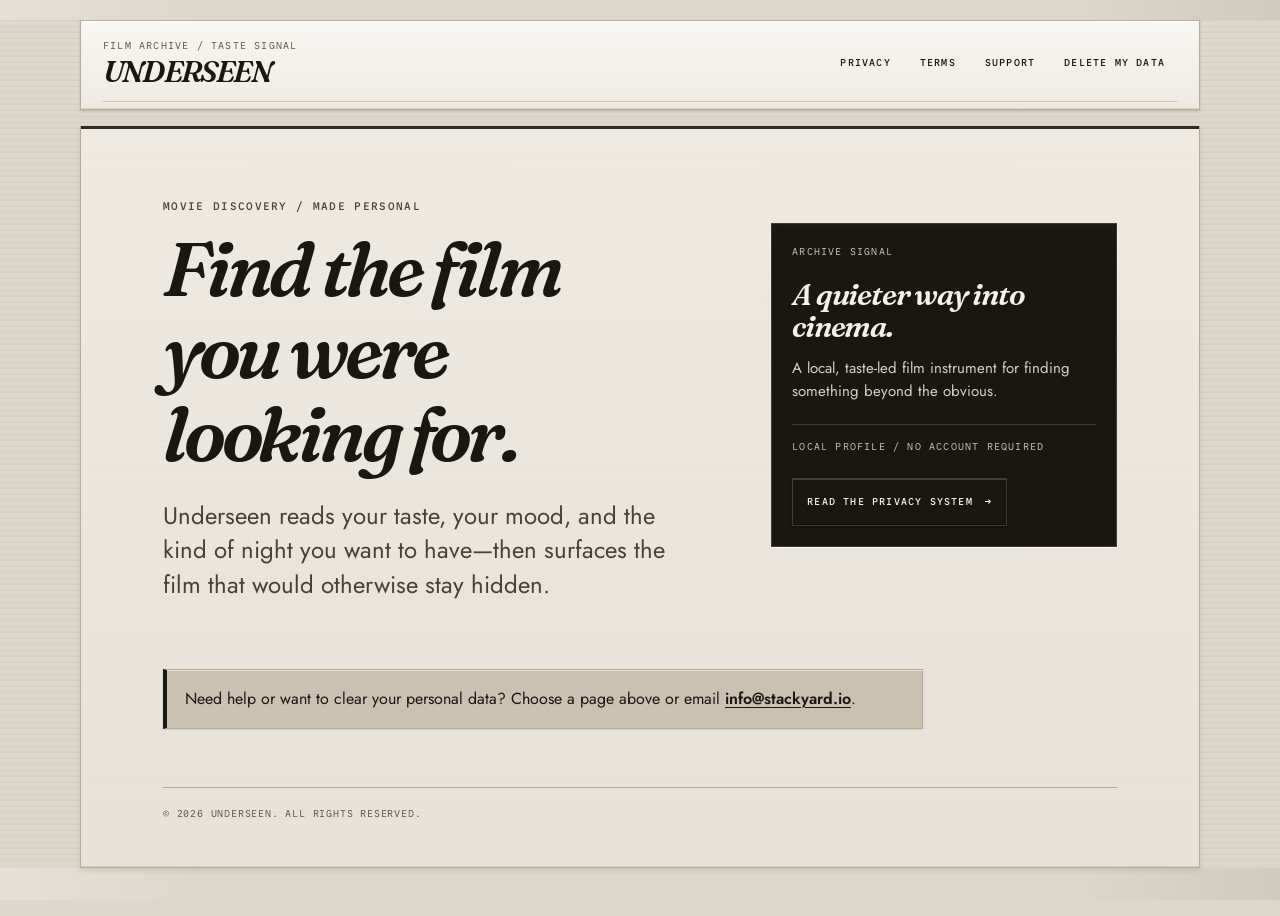
<file: index.html>
<!doctype html>
<html lang="en">
<head>
  <meta charset="utf-8">
  <meta name="viewport" content="width=device-width, initial-scale=1">
  <title>Underseen</title>
  <link rel="stylesheet" href="styles.css">
</head>
<body>
  <header class="site-header">
    <div class="site-brand">
      <span class="site-code">Film archive / taste signal</span>
      <a class="wordmark" href="./">UNDERSEEN</a>
    </div>
    <nav class="site-nav" aria-label="Legal and support pages">
      <a href="privacy/">Privacy</a>
      <a href="terms/">Terms</a>
      <a href="support/">Support</a>
      <a href="delete-account/">Delete my data</a>
    </nav>
  </header>
  <main class="home-main">
    <div class="hero-grid">
      <div>
        <div class="eyebrow">Movie discovery / made personal</div>
        <h1>Find the film you were looking for.</h1>
        <p class="lede">Underseen reads your taste, your mood, and the kind of night you want to have—then surfaces the film that would otherwise stay hidden.</p>
      </div>
      <aside class="instrument-card" aria-label="Underseen at a glance">
        <span class="instrument-label">Archive signal</span>
        <div class="instrument-title">A quieter way into cinema.</div>
        <p class="instrument-copy">A local, taste-led film instrument for finding something beyond the obvious.</p>
        <span class="instrument-status">Local profile / no account required</span>
        <a class="lever" href="privacy/">Read the privacy system <span aria-hidden="true">→</span></a>
      </aside>
    </div>
    <div class="notice">Need help or want to clear your personal data? Choose a page above or email <a href="mailto:info@stackyard.io">info@stackyard.io</a>.</div>
    <footer>© 2026 Underseen. All rights reserved.</footer>
  </main>
</body>
</html>
</file>
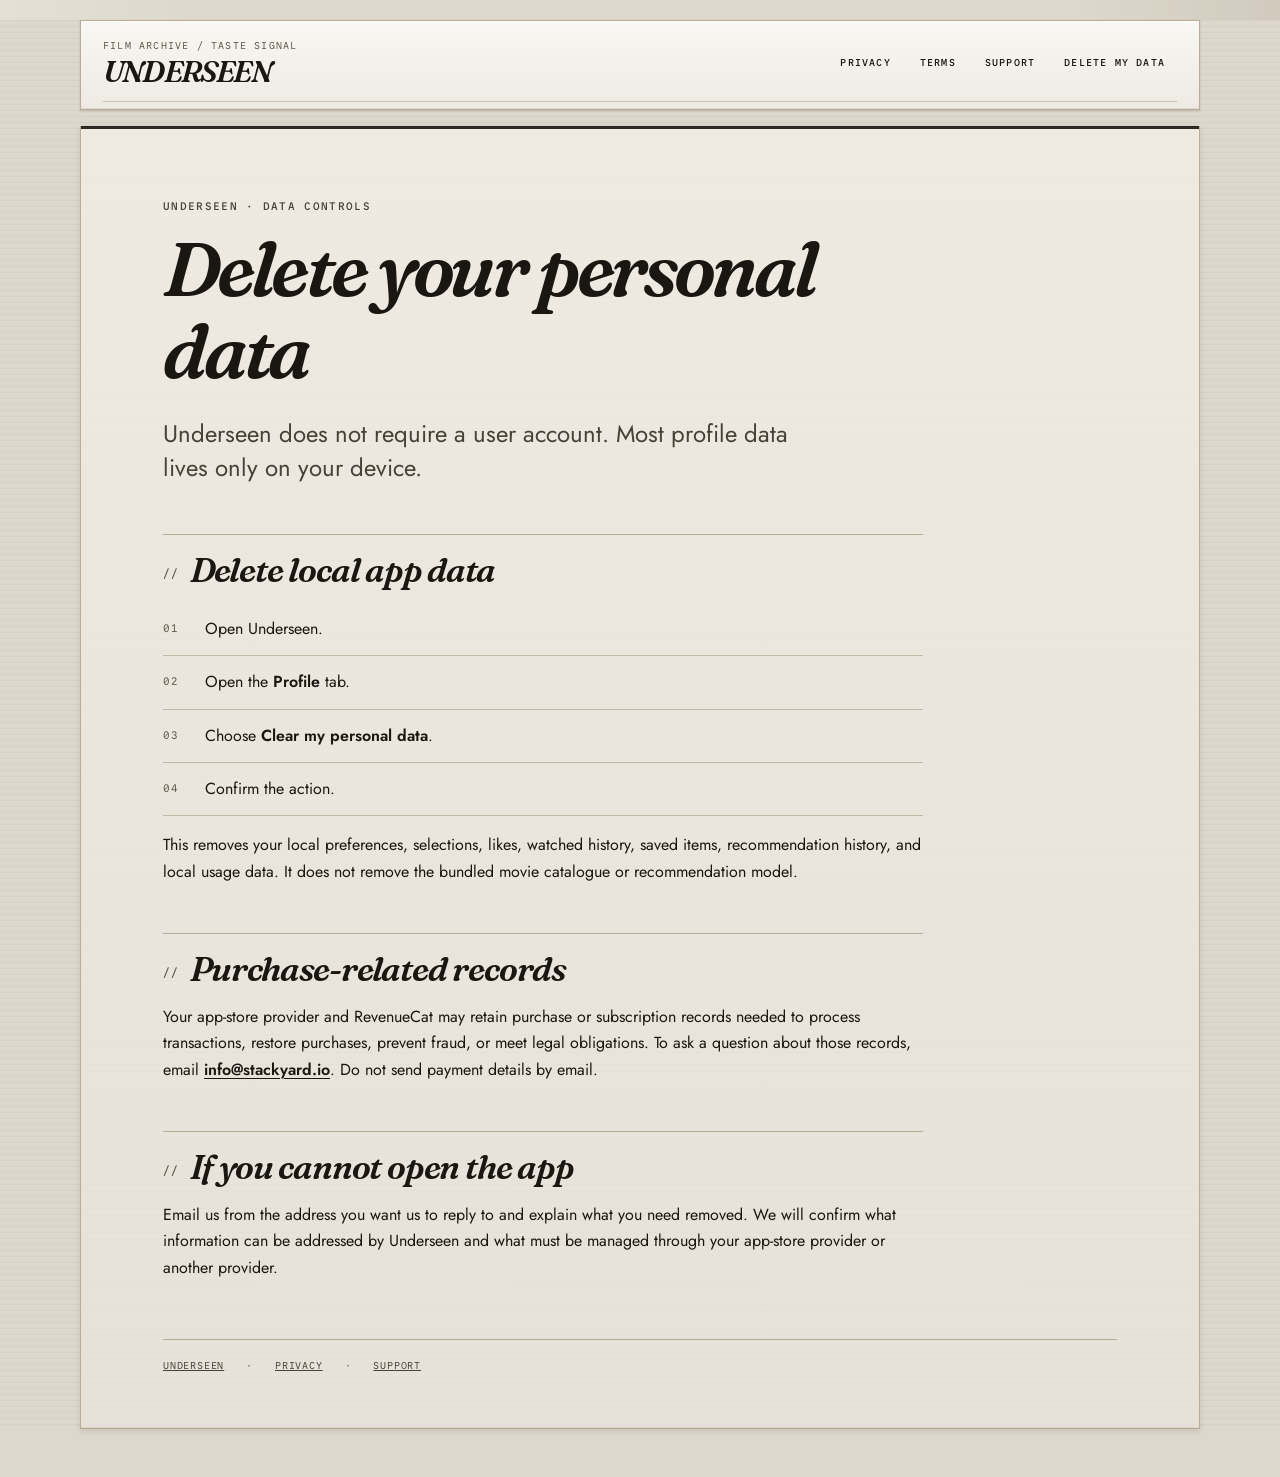
<file: delete-account/index.html>
<!doctype html>
<html lang="en">
<head>
  <meta charset="utf-8">
  <meta name="viewport" content="width=device-width, initial-scale=1">
  <title>Delete my data · Underseen</title>
  <link rel="stylesheet" href="../styles.css">
</head>
<body>
  <header class="site-header">
    <div class="site-brand">
      <span class="site-code">Film archive / taste signal</span>
      <a class="wordmark" href="../">UNDERSEEN</a>
    </div>
    <nav class="site-nav" aria-label="Legal and support pages">
      <a href="../privacy/">Privacy</a>
      <a href="../terms/">Terms</a>
      <a href="../support/">Support</a>
      <a href="../delete-account/">Delete my data</a>
    </nav>
  </header>
  <main>
    <div class="eyebrow">Underseen · Data controls</div>
    <h1>Delete your personal data</h1>
    <p class="lede">Underseen does not require a user account. Most profile data lives only on your device.</p>

    <h2>Delete local app data</h2>
    <ol>
      <li>Open Underseen.</li>
      <li>Open the <strong>Profile</strong> tab.</li>
      <li>Choose <strong>Clear my personal data</strong>.</li>
      <li>Confirm the action.</li>
    </ol>
    <p>This removes your local preferences, selections, likes, watched history, saved items, recommendation history, and local usage data. It does not remove the bundled movie catalogue or recommendation model.</p>

    <h2>Purchase-related records</h2>
    <p>Your app-store provider and RevenueCat may retain purchase or subscription records needed to process transactions, restore purchases, prevent fraud, or meet legal obligations. To ask a question about those records, email <a href="mailto:info@stackyard.io">info@stackyard.io</a>. Do not send payment details by email.</p>

    <h2>If you cannot open the app</h2>
    <p>Email us from the address you want us to reply to and explain what you need removed. We will confirm what information can be addressed by Underseen and what must be managed through your app-store provider or another provider.</p>

    <footer><a href="../">Underseen</a> · <a href="../privacy/">Privacy</a> · <a href="../support/">Support</a></footer>
  </main>
</body>
</html>
</file>
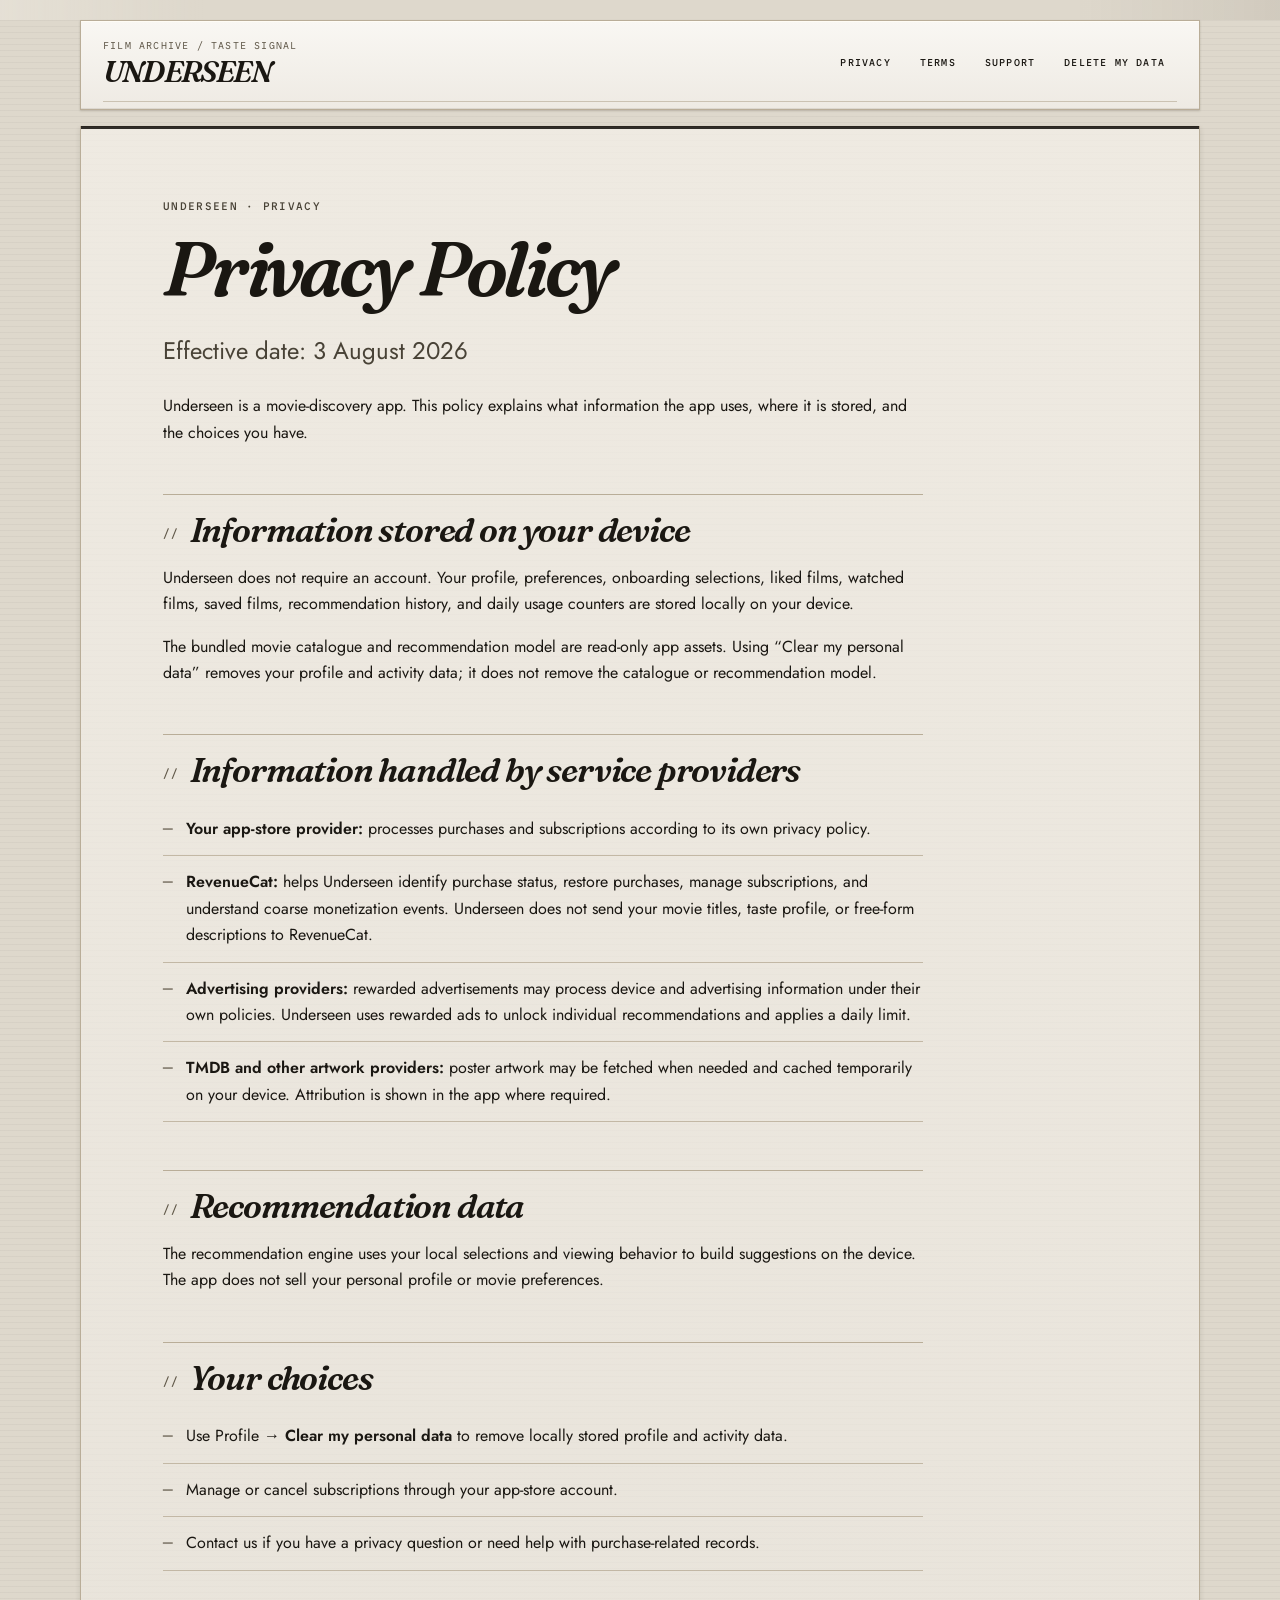
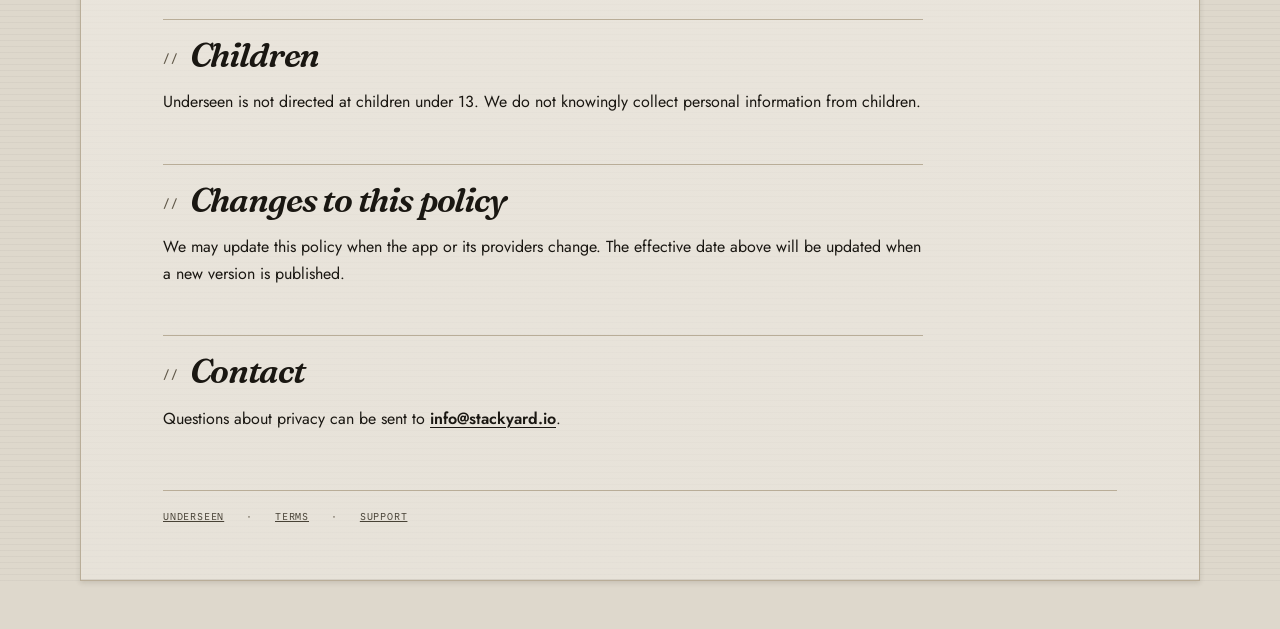
<file: privacy/index.html>
<!doctype html>
<html lang="en">
<head>
  <meta charset="utf-8">
  <meta name="viewport" content="width=device-width, initial-scale=1">
  <title>Privacy Policy · Underseen</title>
  <link rel="stylesheet" href="../styles.css">
</head>
<body>
  <header class="site-header">
    <div class="site-brand">
      <span class="site-code">Film archive / taste signal</span>
      <a class="wordmark" href="../">UNDERSEEN</a>
    </div>
    <nav class="site-nav" aria-label="Legal and support pages">
      <a href="../privacy/">Privacy</a>
      <a href="../terms/">Terms</a>
      <a href="../support/">Support</a>
      <a href="../delete-account/">Delete my data</a>
    </nav>
  </header>
  <main>
    <div class="eyebrow">Underseen · Privacy</div>
    <h1>Privacy Policy</h1>
    <p class="lede">Effective date: 3 August 2026</p>
    <p>Underseen is a movie-discovery app. This policy explains what information the app uses, where it is stored, and the choices you have.</p>

    <h2>Information stored on your device</h2>
    <p>Underseen does not require an account. Your profile, preferences, onboarding selections, liked films, watched films, saved films, recommendation history, and daily usage counters are stored locally on your device.</p>
    <p>The bundled movie catalogue and recommendation model are read-only app assets. Using “Clear my personal data” removes your profile and activity data; it does not remove the catalogue or recommendation model.</p>

    <h2>Information handled by service providers</h2>
    <ul>
      <li><strong>Your app-store provider:</strong> processes purchases and subscriptions according to its own privacy policy.</li>
      <li><strong>RevenueCat:</strong> helps Underseen identify purchase status, restore purchases, manage subscriptions, and understand coarse monetization events. Underseen does not send your movie titles, taste profile, or free-form descriptions to RevenueCat.</li>
      <li><strong>Advertising providers:</strong> rewarded advertisements may process device and advertising information under their own policies. Underseen uses rewarded ads to unlock individual recommendations and applies a daily limit.</li>
      <li><strong>TMDB and other artwork providers:</strong> poster artwork may be fetched when needed and cached temporarily on your device. Attribution is shown in the app where required.</li>
    </ul>

    <h2>Recommendation data</h2>
    <p>The recommendation engine uses your local selections and viewing behavior to build suggestions on the device. The app does not sell your personal profile or movie preferences.</p>

    <h2>Your choices</h2>
    <ul>
      <li>Use Profile → <strong>Clear my personal data</strong> to remove locally stored profile and activity data.</li>
      <li>Manage or cancel subscriptions through your app-store account.</li>
      <li>Contact us if you have a privacy question or need help with purchase-related records.</li>
    </ul>

    <h2>Children</h2>
    <p>Underseen is not directed at children under 13. We do not knowingly collect personal information from children.</p>

    <h2>Changes to this policy</h2>
    <p>We may update this policy when the app or its providers change. The effective date above will be updated when a new version is published.</p>

    <h2>Contact</h2>
    <p>Questions about privacy can be sent to <a href="mailto:info@stackyard.io">info@stackyard.io</a>.</p>
    <footer><a href="../">Underseen</a> · <a href="../terms/">Terms</a> · <a href="../support/">Support</a></footer>
  </main>
</body>
</html>
</file>
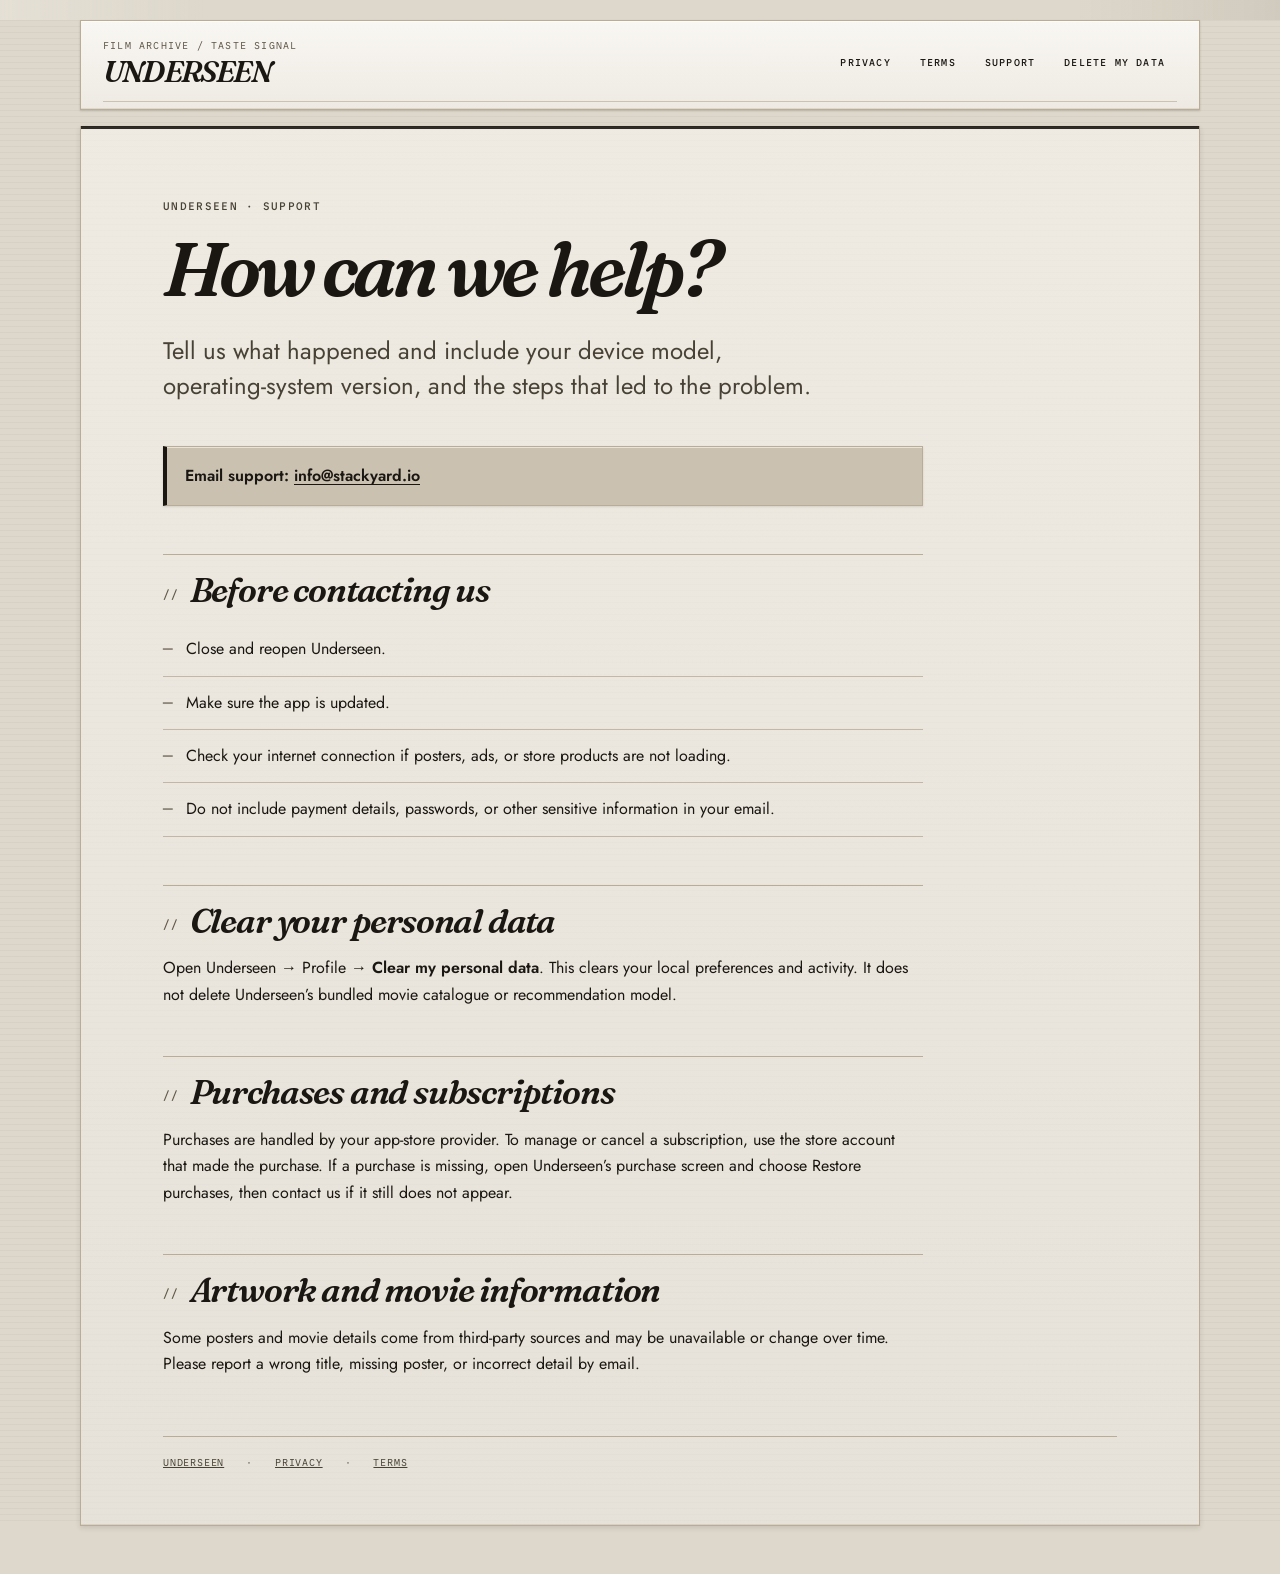
<file: support/index.html>
<!doctype html>
<html lang="en">
<head>
  <meta charset="utf-8">
  <meta name="viewport" content="width=device-width, initial-scale=1">
  <title>Support · Underseen</title>
  <link rel="stylesheet" href="../styles.css">
</head>
<body>
  <header class="site-header">
    <div class="site-brand">
      <span class="site-code">Film archive / taste signal</span>
      <a class="wordmark" href="../">UNDERSEEN</a>
    </div>
    <nav class="site-nav" aria-label="Legal and support pages">
      <a href="../privacy/">Privacy</a>
      <a href="../terms/">Terms</a>
      <a href="../support/">Support</a>
      <a href="../delete-account/">Delete my data</a>
    </nav>
  </header>
  <main>
    <div class="eyebrow">Underseen · Support</div>
    <h1>How can we help?</h1>
    <p class="lede">Tell us what happened and include your device model, operating-system version, and the steps that led to the problem.</p>

    <div class="notice"><strong>Email support:</strong> <a href="mailto:info@stackyard.io">info@stackyard.io</a></div>

    <h2>Before contacting us</h2>
    <ul>
      <li>Close and reopen Underseen.</li>
      <li>Make sure the app is updated.</li>
      <li>Check your internet connection if posters, ads, or store products are not loading.</li>
      <li>Do not include payment details, passwords, or other sensitive information in your email.</li>
    </ul>

    <h2>Clear your personal data</h2>
    <p>Open Underseen → Profile → <strong>Clear my personal data</strong>. This clears your local preferences and activity. It does not delete Underseen’s bundled movie catalogue or recommendation model.</p>

    <h2>Purchases and subscriptions</h2>
    <p>Purchases are handled by your app-store provider. To manage or cancel a subscription, use the store account that made the purchase. If a purchase is missing, open Underseen’s purchase screen and choose Restore purchases, then contact us if it still does not appear.</p>

    <h2>Artwork and movie information</h2>
    <p>Some posters and movie details come from third-party sources and may be unavailable or change over time. Please report a wrong title, missing poster, or incorrect detail by email.</p>

    <footer><a href="../">Underseen</a> · <a href="../privacy/">Privacy</a> · <a href="../terms/">Terms</a></footer>
  </main>
</body>
</html>
</file>
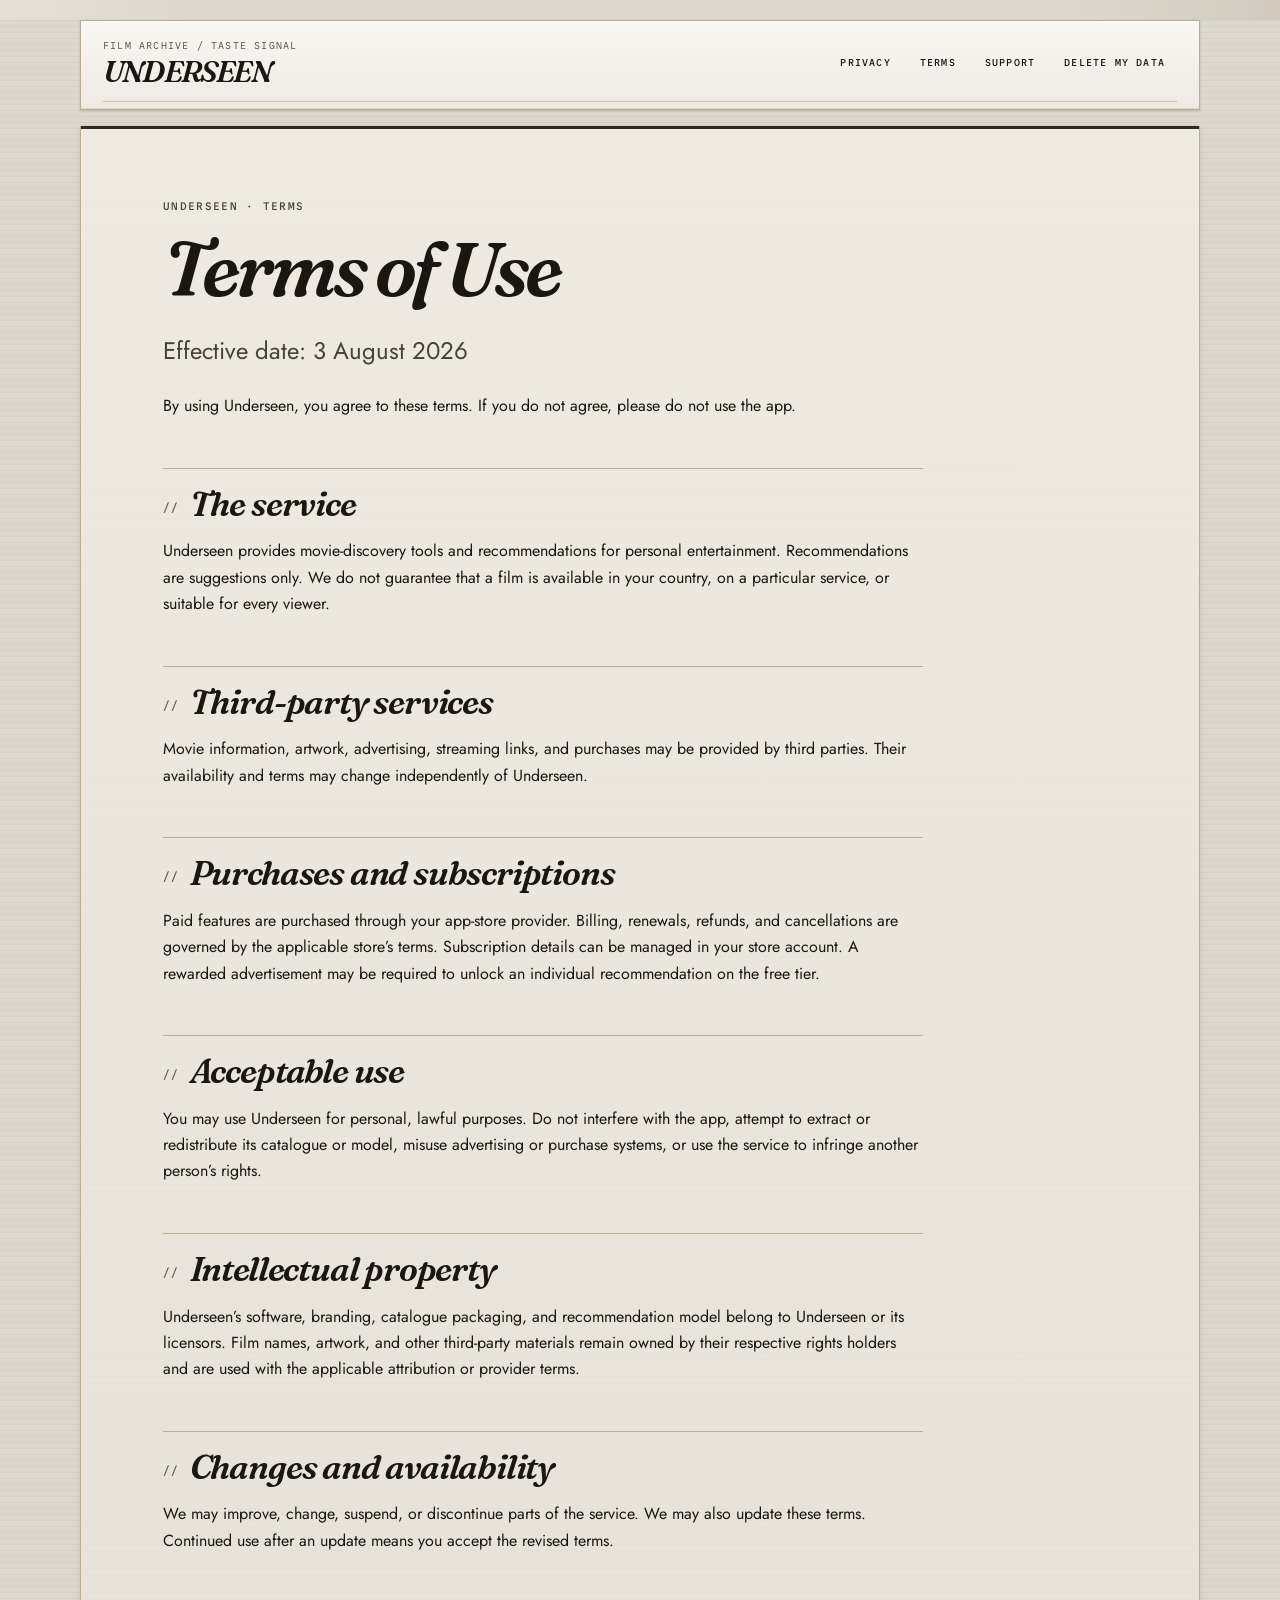
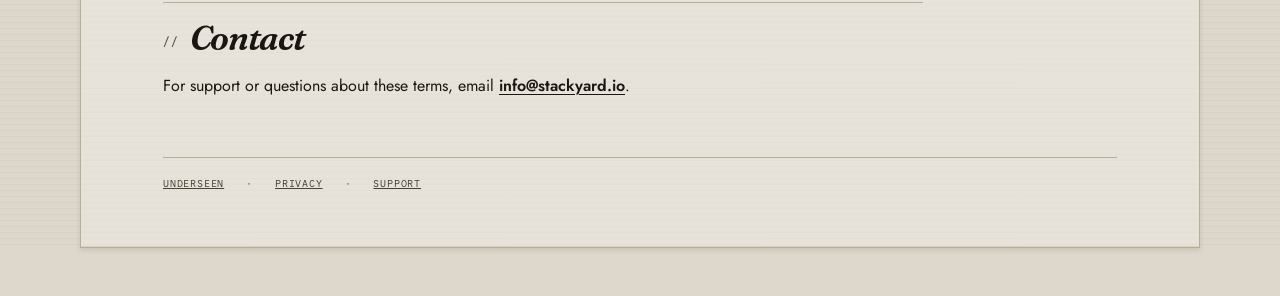
<file: terms/index.html>
<!doctype html>
<html lang="en">
<head>
  <meta charset="utf-8">
  <meta name="viewport" content="width=device-width, initial-scale=1">
  <title>Terms of Use · Underseen</title>
  <link rel="stylesheet" href="../styles.css">
</head>
<body>
  <header class="site-header">
    <div class="site-brand">
      <span class="site-code">Film archive / taste signal</span>
      <a class="wordmark" href="../">UNDERSEEN</a>
    </div>
    <nav class="site-nav" aria-label="Legal and support pages">
      <a href="../privacy/">Privacy</a>
      <a href="../terms/">Terms</a>
      <a href="../support/">Support</a>
      <a href="../delete-account/">Delete my data</a>
    </nav>
  </header>
  <main>
    <div class="eyebrow">Underseen · Terms</div>
    <h1>Terms of Use</h1>
    <p class="lede">Effective date: 3 August 2026</p>
    <p>By using Underseen, you agree to these terms. If you do not agree, please do not use the app.</p>

    <h2>The service</h2>
    <p>Underseen provides movie-discovery tools and recommendations for personal entertainment. Recommendations are suggestions only. We do not guarantee that a film is available in your country, on a particular service, or suitable for every viewer.</p>

    <h2>Third-party services</h2>
    <p>Movie information, artwork, advertising, streaming links, and purchases may be provided by third parties. Their availability and terms may change independently of Underseen.</p>

    <h2>Purchases and subscriptions</h2>
    <p>Paid features are purchased through your app-store provider. Billing, renewals, refunds, and cancellations are governed by the applicable store’s terms. Subscription details can be managed in your store account. A rewarded advertisement may be required to unlock an individual recommendation on the free tier.</p>

    <h2>Acceptable use</h2>
    <p>You may use Underseen for personal, lawful purposes. Do not interfere with the app, attempt to extract or redistribute its catalogue or model, misuse advertising or purchase systems, or use the service to infringe another person’s rights.</p>

    <h2>Intellectual property</h2>
    <p>Underseen’s software, branding, catalogue packaging, and recommendation model belong to Underseen or its licensors. Film names, artwork, and other third-party materials remain owned by their respective rights holders and are used with the applicable attribution or provider terms.</p>

    <h2>Changes and availability</h2>
    <p>We may improve, change, suspend, or discontinue parts of the service. We may also update these terms. Continued use after an update means you accept the revised terms.</p>

    <h2>Contact</h2>
    <p>For support or questions about these terms, email <a href="mailto:info@stackyard.io">info@stackyard.io</a>.</p>
    <footer><a href="../">Underseen</a> · <a href="../privacy/">Privacy</a> · <a href="../support/">Support</a></footer>
  </main>
</body>
</html>
</file>
<file: styles.css>
@font-face { font-family: 'Underseen Fraunces'; font-style: italic; font-weight: 400; src: url('fonts/Fraunces-Italic.ttf') format('truetype'); }
@font-face { font-family: 'Underseen Fraunces'; font-style: italic; font-weight: 600 700; src: url('fonts/Fraunces-SemiBoldItalic.ttf') format('truetype'); }
@font-face { font-family: 'Underseen Jost'; font-style: normal; font-weight: 400; src: url('fonts/Jost_400Regular.ttf') format('truetype'); }
@font-face { font-family: 'Underseen Jost'; font-style: normal; font-weight: 600; src: url('fonts/Jost_600SemiBold.ttf') format('truetype'); }
@font-face { font-family: 'Underseen Commit Mono'; font-style: normal; font-weight: 400; src: url('fonts/CommitMono-Regular.ttf') format('truetype'); }
@font-face { font-family: 'Underseen Commit Mono'; font-style: normal; font-weight: 600; src: url('fonts/CommitMono-SemiBold.ttf') format('truetype'); }

:root {
  color-scheme: light;
  --bg: #DED8CC;
  --bg-deep: #D6CFC1;
  --band: #CBC1B1;
  --hair: #B9AD98;
  --ink: #1A1712;
  --ink-dim: #484236;
  --ink-faint: #5F5748;
  --paper: #F5F1EA;
  --edge: #2A251D;
  --edge-strong: #423A2E;
  --warn: #B42318;
}

* { box-sizing: border-box; }

html { background: var(--bg); }

body {
  margin: 0;
  background: linear-gradient(rgba(26, 23, 18, 0.035) 1px, transparent 1px), var(--bg);
  background-size: 100% 6px;
  color: var(--ink);
  font-family: 'Underseen Jost', -apple-system, BlinkMacSystemFont, 'Helvetica Neue', Arial, sans-serif;
  line-height: 1.65;
}

body::before {
  background: linear-gradient(90deg, rgba(255, 252, 246, 0.22), transparent 16%, transparent 84%, rgba(60, 48, 30, 0.08));
  content: '';
  inset: 0;
  pointer-events: none;
  position: fixed;
  z-index: -1;
}

a { color: var(--ink); }

a:focus-visible { outline: 2px solid var(--warn); outline-offset: 4px; }

.site-header {
  align-items: center;
  background: linear-gradient(180deg, #F9F7F3 0%, #EEEAE3 100%);
  border: 1px solid var(--hair);
  box-shadow: inset 0 1px 0 rgba(255, 252, 246, 0.95), inset 0 -1px 0 rgba(60, 48, 30, 0.1), 0 1px 2px rgba(60, 48, 30, 0.2);
  display: flex;
  gap: 28px;
  justify-content: space-between;
  margin: 20px auto 0;
  max-width: 1120px;
  padding: 18px 22px;
  position: relative;
}

.site-header::after {
  background: var(--hair);
  bottom: 7px;
  content: '';
  height: 1px;
  left: 22px;
  opacity: 0.65;
  position: absolute;
  right: 22px;
}

.site-brand { min-width: 170px; }

.site-code,
.eyebrow,
.site-nav a,
.instrument-label,
.instrument-status,
.lever,
.machine-label {
  font-family: 'Underseen Commit Mono', ui-monospace, SFMono-Regular, Menlo, monospace;
  letter-spacing: 0.12em;
  text-transform: uppercase;
}

.site-code {
  color: var(--ink-faint);
  display: block;
  font-size: 10px;
  line-height: 1.2;
  margin-bottom: 5px;
}

.wordmark {
  color: var(--ink);
  font-family: 'Underseen Fraunces', Georgia, serif;
  font-size: 30px;
  font-style: italic;
  font-weight: 700;
  letter-spacing: -0.06em;
  line-height: 1;
  text-decoration: none;
}

.site-nav {
  display: flex;
  flex-wrap: wrap;
  gap: 5px;
  justify-content: flex-end;
  margin-bottom: 4px;
}

.site-nav a {
  align-items: center;
  border: 1px solid transparent;
  display: inline-flex;
  font-size: 10px;
  font-weight: 600;
  min-height: 48px;
  padding: 8px 11px;
  text-decoration: none;
  transition: background-color 120ms ease, border-color 120ms ease, transform 90ms ease;
}

.site-nav a:hover { background: var(--band); border-color: var(--hair); }
.site-nav a:active { transform: scale(0.97); }

main {
  background: linear-gradient(180deg, rgba(245, 241, 234, 0.72), rgba(238, 234, 227, 0.56));
  border: 1px solid var(--hair);
  box-shadow: inset 0 1px 0 rgba(255, 252, 246, 0.82), inset 0 -1px 0 rgba(60, 48, 30, 0.1), 0 2px 5px rgba(60, 48, 30, 0.14);
  margin: 16px auto 48px;
  max-width: 1120px;
  min-height: calc(100vh - 180px);
  padding: clamp(34px, 6vw, 72px) clamp(22px, 7vw, 82px) 54px;
  position: relative;
}

main::before { background: var(--ink); content: ''; height: 3px; left: 0; opacity: 0.9; position: absolute; right: 0; top: -1px; }
.home-main { padding-bottom: 44px; }

.hero-grid {
  align-items: start;
  display: grid;
  gap: clamp(32px, 7vw, 96px);
  grid-template-columns: minmax(0, 1.2fr) minmax(260px, 0.8fr);
}

.eyebrow { color: var(--ink-dim); font-size: 11px; font-weight: 600; line-height: 1.4; }

h1, h2 { color: var(--ink); font-family: 'Underseen Fraunces', Georgia, serif; font-style: italic; font-weight: 600; line-height: 1.08; }
h1 { font-size: clamp(42px, 7vw, 76px); letter-spacing: -0.055em; margin: 14px 0 22px; max-width: 780px; }
h2 { border-top: 1px solid var(--hair); font-size: clamp(25px, 3vw, 34px); letter-spacing: -0.035em; margin: 48px 0 14px; max-width: 760px; padding-top: 17px; }
h2::before { color: var(--ink-faint); content: '//'; font-family: 'Underseen Commit Mono', ui-monospace, monospace; font-size: 11px; font-style: normal; letter-spacing: 0.12em; margin-right: 10px; vertical-align: middle; }

p, li { font-size: 16px; }
p { max-width: 760px; }
.lede { color: var(--ink-dim); font-size: clamp(19px, 2.4vw, 24px); line-height: 1.45; max-width: 660px; }

.instrument-card {
  background: var(--ink);
  border: 1px solid var(--edge-strong);
  box-shadow: inset 0 2px 5px rgba(40, 32, 20, 0.45), 0 1px 0 rgba(255, 252, 246, 0.9);
  color: var(--paper);
  margin-top: 24px;
  padding: 20px;
}

.instrument-label, .instrument-status { color: #C8BFAF; display: block; font-size: 10px; line-height: 1.5; }
.instrument-title { color: var(--paper); font-family: 'Underseen Fraunces', Georgia, serif; font-size: 30px; font-style: italic; font-weight: 600; letter-spacing: -0.04em; line-height: 1.05; margin: 20px 0 12px; }
.instrument-copy { color: #D8D0C3; font-size: 15px; line-height: 1.5; }
.instrument-status { border-top: 1px solid var(--edge-strong); margin-top: 22px; padding-top: 14px; }

.lever {
  align-items: center;
  background: var(--ink);
  border: 1px solid var(--edge-strong);
  box-shadow: inset 0 1px 0 rgba(255, 255, 255, 0.18), inset 0 -1px 0 rgba(0, 0, 0, 0.4), 0 2px 3px rgba(0, 0, 0, 0.28);
  color: var(--paper);
  display: inline-flex;
  font-size: 10px;
  font-weight: 600;
  gap: 12px;
  justify-content: space-between;
  margin-top: 24px;
  min-height: 48px;
  padding: 12px 14px;
  text-decoration: none;
  transition: transform 90ms ease, background-color 120ms ease;
}

.lever:hover { background: var(--edge-strong); }
.lever:active { transform: scale(0.97); }

.notice { background: var(--band); border: 1px solid var(--hair); border-left: 4px solid var(--ink); box-shadow: inset 0 1px 0 rgba(255, 252, 246, 0.58), 0 1px 2px rgba(60, 48, 30, 0.12); margin: 42px 0 0; max-width: 760px; padding: 16px 18px; }
.notice a, main p a, main li a { font-weight: 600; text-decoration-thickness: 1px; text-underline-offset: 3px; }

main ul, main ol { list-style: none; margin: 0; max-width: 760px; padding: 0; }
main li { border-bottom: 1px solid rgba(185, 173, 152, 0.8); padding: 13px 0 13px 23px; position: relative; }
main ul li::before { color: var(--ink-faint); content: '—'; font-family: 'Underseen Commit Mono', ui-monospace, monospace; left: 0; position: absolute; top: 13px; }
main ol { counter-reset: section-step; }
main ol li { counter-increment: section-step; padding-left: 42px; }
main ol li::before { color: var(--ink-faint); content: counter(section-step, decimal-leading-zero); font-family: 'Underseen Commit Mono', ui-monospace, monospace; font-size: 11px; left: 0; letter-spacing: 0.08em; position: absolute; top: 16px; }

footer { align-items: center; border-top: 1px solid var(--hair); color: var(--ink-faint); display: flex; flex-wrap: wrap; font-family: 'Underseen Commit Mono', ui-monospace, monospace; font-size: 10px; gap: 12px 22px; letter-spacing: 0.08em; margin-top: 58px; padding-top: 18px; text-transform: uppercase; }
footer a { color: var(--ink-dim); }

@media (max-width: 760px) {
  .site-header { align-items: flex-start; flex-direction: column; gap: 17px; padding: 17px 16px 20px; }
  .site-header::after { left: 16px; right: 16px; }
  .site-nav { justify-content: flex-start; width: 100%; }
  .site-nav a { flex: 1 1 auto; justify-content: center; }
  main { margin-top: 12px; padding: 40px 20px 42px; }
  .hero-grid { grid-template-columns: 1fr; }
  .instrument-card { margin-top: 0; }
  h1 { font-size: clamp(42px, 14vw, 64px); }
}

@media (prefers-reduced-motion: reduce) {
  *, *::before, *::after { scroll-behavior: auto !important; transition-duration: 0.01ms !important; }
}
</file>
